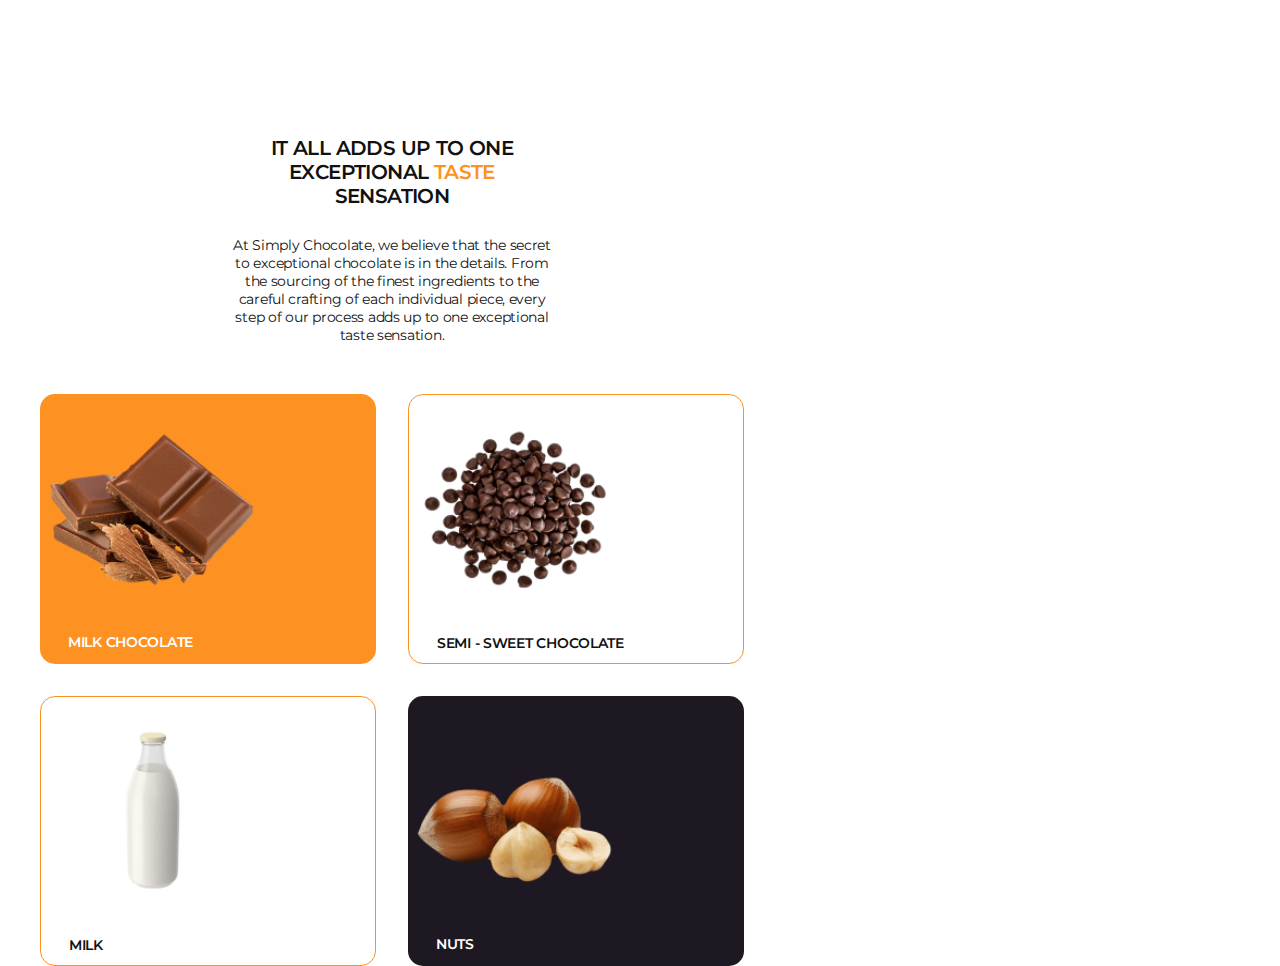
<file: index.html>
<!DOCTYPE html>
<html lang="en">

<head>
    <meta charset="UTF-8">
    <meta http-equiv="X-UA-Compatible" content="IE=edge">
    <meta name="viewport" content="width=device-width, initial-scale=1.0">
    <title>Document</title>
    <link rel="preconnect" href="https://fonts.googleapis.com">
    <link rel="preconnect" href="https://fonts.gstatic.com" crossorigin>
    <link
        href="https://fonts.googleapis.com/css2?family=Montserrat:wght@400;600&family=Raleway:wght@800&family=Roboto:wght@400;500;700;900&display=swap"
        rel="stylesheet">
    <link rel="stylesheet" href="./styles.css">
</head>

<body>
    <section class="unique-components container">
        <h2 class="components-title">IT ALL ADDS UP TO ONE EXCEPTIONAL <span class="highlight">TASTE</span> SENSATION
        </h2>
        <p class="components-description">At Simply Chocolate, we believe that the secret to exceptional chocolate is in
            the
            details.
            From the sourcing of
            the
            finest ingredients to the careful crafting of each individual piece, every step of our process adds up to
            one
            exceptional taste sensation.</p>
        <ul class="components-list">
            <li class="components-list-item-chocolate">
                <a href="" class="components-additional-information">
                    <div class="components-wrapper">
                        <picture>
                            <source srcset="./images/chocolate.png 1x, ./images/chocolate@2x.png 2x"
                                media="(min-width: 1200px)" />

                            <source
                                srcset="./images/chocolate-tablet-mobile.png 1x, ./images/chocolate-tablet-mobile@2x.png 2x"
                                media="(min-width: 768px)" />

                            <source
                                srcset="./images/chocolate-tablet-mobile.png 1x, ./images/chocolate-tablet-mobile@2x.png 2x"
                                media="(min-width: 320px)" />
                            <img src="./images/chocolate-tablet-mobile.png" alt="milk chocolate" loading="lazy" />
                        </picture>
                        <h3 class="components-list-title-chocolate">MILK CHOCOLATE</h3>

                        <span class="components-wrapper-overlay">
                            <span class="overlay-container">
                                <h3 class="overlay-title">MILK CHOCOLATE</h3>
                                <span class="buttons">
                                    <button class="component-button-chocolate">chocolate</button>
                                    <button class="benefit-button">the benefits</button>
                                </span>
                                <p class="component-description">Milk chocolate is a solid chocolate confectionery
                                    containing
                                    cocoa,
                                    sugar and milk. It is the
                                    most
                                    consumed type of
                                    chocolate. Chocolate was originally sold and consumed as a beverage in pre-Columbian
                                    times.
                                    Although
                                    four-fifths of all
                                    milk chocolate is sold in the United States and Europe.</p>
                            </span>
                        </span>
                    </div>
                </a>

            </li>
            <li class="components-list-item-milk">
                <a href="" class="components-additional-information">
                    <div class="components-wrapper">
                        <picture>
                            <source srcset="./images/milk.png 1x, ./images/milk@2x.png 2x"
                                media="(min-width: 1200px)" />

                            <source srcset="./images/milk-tablet-mobile.png 1x, ./images/milk-tablet-mobile@2x.png 2x"
                                media="(min-width: 768px)" />

                            <source srcset="./images/milk-tablet-mobile.png 1x, ./images/milk-tablet-mobile@2x.png 2x"
                                media="(min-width: 320px)" />
                            <img src="./images/milk-tablet-mobile.png" alt="bottle of milk" loading="lazy" />
                        </picture>
                        <h3 class="components-list-title-milk">MILK</h3>

                        <span class="components-wrapper-overlay">
                            <span class="overlay-container">
                                <h3 class="overlay-title">MILK</h3>
                                <span class="buttons">
                                    <button class="component-button-milk">milk</button>
                                    <button class="benefit-button">the benefits</button>
                                </span>
                                <p class="component-description">
                                    Milk is a white liquid food produced by the mammary glands of
                                    mammals. It is the primary source
                                    of
                                    nutrition for young
                                    mammals (including breastfed human infants) before they are able to digest solid
                                    food.Early-lactation milk, which is
                                    called colostrum, contains...</p>
                            </span>
                        </span>
                    </div>
                </a>
            </li>
            <li class="components-list-item-nuts">
                <a href="" class="components-additional-information">
                    <div class="components-wrapper">
                        <picture>
                            <source srcset="./images/nuts.png 1x, ./images/nuts@2x.png 2x"
                                media="(min-width: 1200px)" />

                            <source srcset="./images/nuts-tablet-mobile.png 1x, ./images/nuts-tablet-mobile@2x.png 2x"
                                media="(min-width: 768px)" />

                            <source srcset="./images/nuts-tablet-mobile.png 1x, ./images/nuts-tablet-mobile@2x.png 2x"
                                media="(min-width: 320px)" />
                            <img src="./images/nuts-tablet-mobile.png" alt="nuts" loading="lazy" />
                        </picture>
                        <h3 class="components-list-title-nuts">NUTS</h3>

                        <span class="components-wrapper-overlay">
                            <span class="overlay-container">
                                <h3 class="overlay-title">NUTS</h3>
                                <span class="buttons">
                                    <button class="component-button-nuts">nuts</button>
                                    <button class="benefit-button">the benefits</button>
                                </span>
                                <p class="component-description">Almonds, pistachios, and walnuts are some types of nuts
                                    that
                                    contain healthy nutrients. When
                                    eaten as
                                    part of a
                                    nutrient-dense diet, these 9 nuts may offer benefits such as reducing your risk of
                                    heart
                                    disease.
                                    They’re a good source
                                    of fiber, healthy fats, and plant protein. Plus, they’re...</p>
                            </span>
                        </span>
                    </div>
                </a>
            </li>
            <li class="components-list-item-semi-sweet">
                <a href="" class="components-additional-information">
                    <div class="components-wrapper">
                        <picture>
                            <source srcset="./images/coffee.png 1x, ./images/coffee@2x.png 2x"
                                media="(min-width: 1200px)" />

                            <source
                                srcset="./images/coffee-tablet-mobile.png 1x, ./images/coffee-tablet-mobile@2x.png 2x"
                                media="(min-width: 768px)" />

                            <source
                                srcset="./images/coffee-tablet-mobile.png 1x, ./images/coffee-tablet-mobile@2x.png 2x"
                                media="(min-width: 320px)" />
                            <img src="./images/coffee-tablet-mobile.png" alt="coffee beans" loading="lazy" />
                        </picture>
                        <h3 class="components-list-title-semi-sweet">SEMI - SWEET CHOCOLATE</h3>

                        <span class="components-wrapper-overlay">
                            <span class="overlay-container">
                                <h3 class="overlay-title semi">SEMI - SWEET CHOCOLATE</h3>
                                <span class="buttons">
                                    <button class="component-button-semi-sweet">sweet chocolate</button>
                                    <button class="benefit-button">the benefits</button>
                                </span>
                                <p class="component-description">Semi-sweet chocolate has a cocoa solid content of 35 to
                                    65%.
                                    One of
                                    the best ways to gain an
                                    understanding of this type
                                    of chocolate is to compare it to a different type of chocolate. Semisweet is darker
                                    than milk...
                                </p>
                            </span>
                        </span>
                    </div>
                </a>
            </li>
        </ul>


    </section>
</body>

</html>
</file>
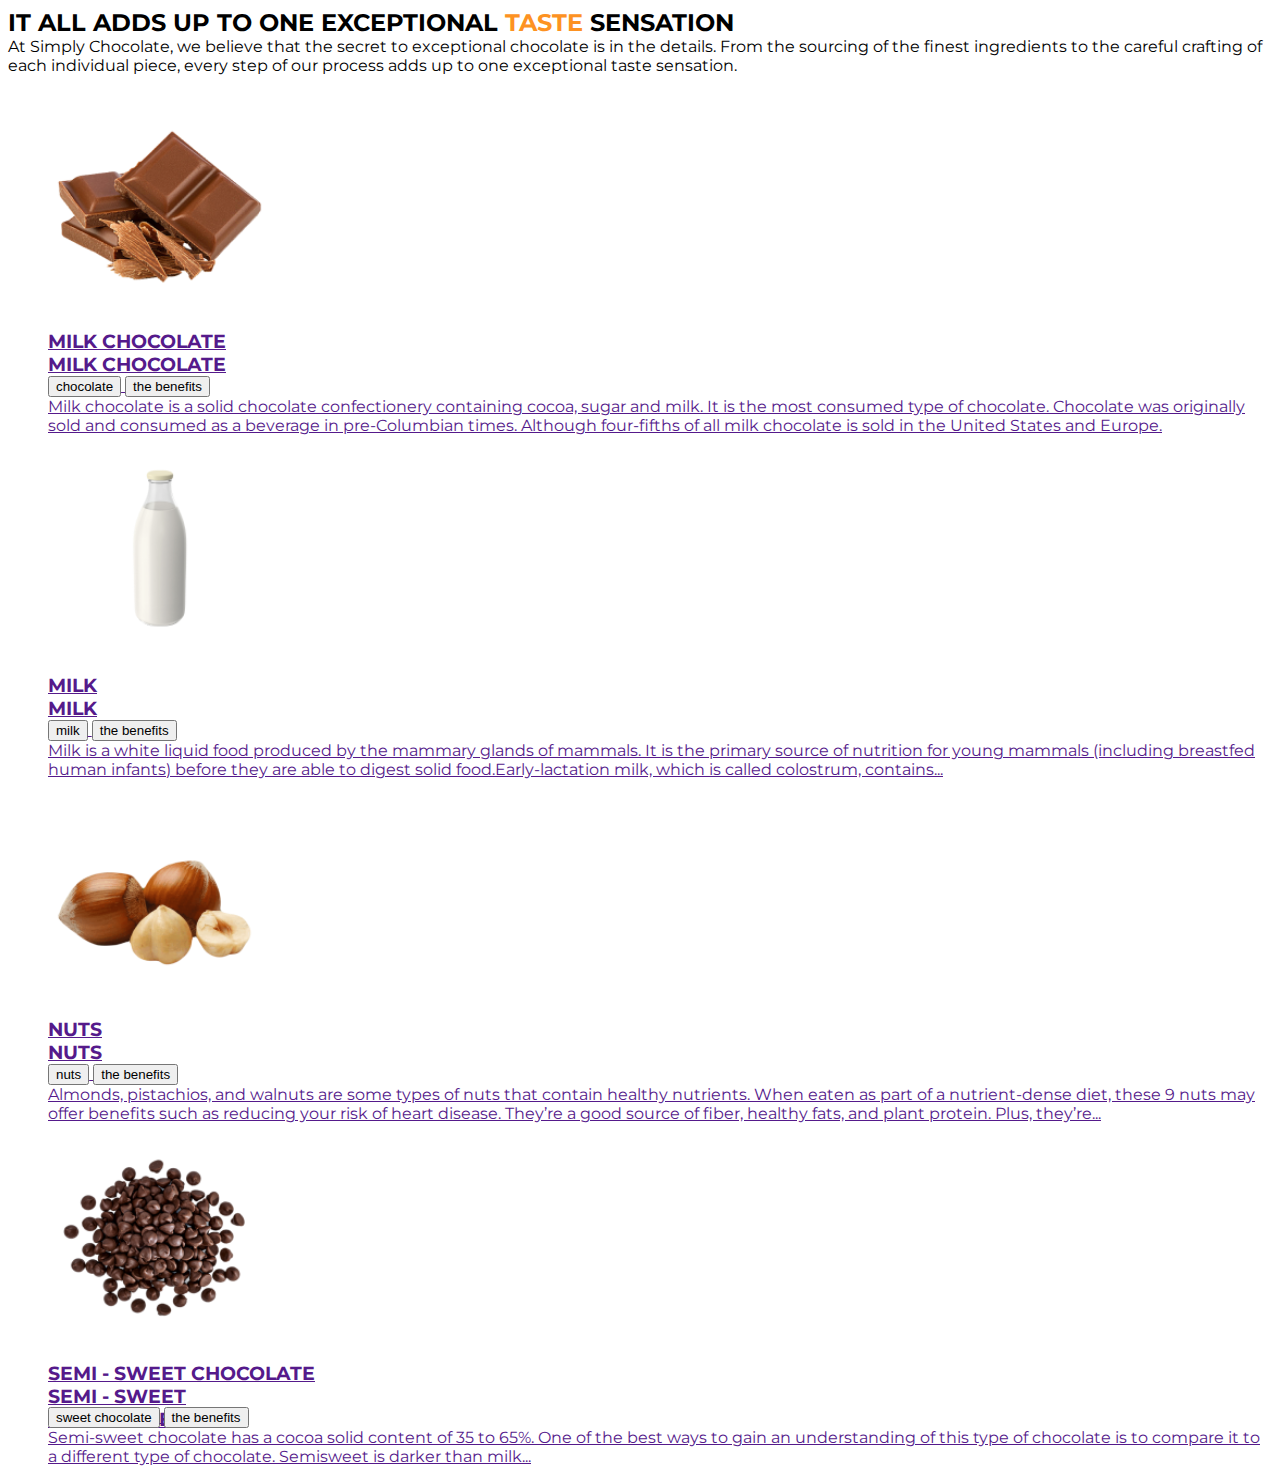
<file: Unique components.html>
<!DOCTYPE html>
<html lang="en">

<head>
    <meta charset="UTF-8">
    <meta http-equiv="X-UA-Compatible" content="IE=edge">
    <meta name="viewport" content="width=device-width, initial-scale=1.0">
    <title>Document</title>
    <link rel="preconnect" href="https://fonts.googleapis.com">
    <link rel="preconnect" href="https://fonts.gstatic.com" crossorigin>
    <link
        href="https://fonts.googleapis.com/css2?family=Montserrat:wght@400;600&family=Raleway:wght@800&family=Roboto:wght@400;500;700;900&display=swap"
        rel="stylesheet">
    <link rel="stylesheet" href="./styles.css">
</head>

<body>
    <section class="unique-components unique-container">
        <h2 class="unique-components-title">IT ALL ADDS UP TO ONE EXCEPTIONAL <span class="highlight">TASTE</span>
            SENSATION
        </h2>
        <p class="unique-components-description">At Simply Chocolate, we believe that the secret to exceptional
            chocolate is in
            the
            details.
            From the sourcing of
            the
            finest ingredients to the careful crafting of each individual piece, every step of our process adds up to
            one
            exceptional taste sensation.</p>
        <ul class="unique-components-list">
            <li class="unique-components-list-item-chocolate">
                <a href="" class="unique-components-additional-information">
                    <div class="unique-components-wrapper">
                        <picture>
                            <source srcset="./images/chocolate.png 1x, ./images/chocolate@2x.png 2x"
                                media="(min-width: 1200px)" />

                            <source
                                srcset="./images/chocolate-tablet-mobile.png 1x, ./images/chocolate-tablet-mobile@2x.png 2x"
                                media="(min-width: 768px)" />

                            <source
                                srcset="./images/chocolate-tablet-mobile.png 1x, ./images/chocolate-tablet-mobile@2x.png 2x"
                                media="(min-width: 320px)" />
                            <img src="./images/chocolate-tablet-mobile.png" alt="milk chocolate" loading="lazy" />
                        </picture>
                        <h3 class="unique-components-list-title-chocolate">MILK CHOCOLATE</h3>

                        <span class="unique-components-wrapper-overlay">
                            <span class="unique-overlay-container">
                                <h3 class="unique-overlay-title">MILK CHOCOLATE</h3>
                                <span class="unique-buttons">
                                    <button class="unique-component-button-chocolate">chocolate</button>
                                    <button class="unique-benefit-button">the benefits</button>
                                </span>
                                <p class="unique-component-description">Milk chocolate is a solid chocolate
                                    confectionery
                                    containing
                                    cocoa,
                                    sugar and milk. It is the
                                    most
                                    consumed type of
                                    chocolate. Chocolate was originally sold and consumed as a beverage in pre-Columbian
                                    times.
                                    Although
                                    four-fifths of all
                                    milk chocolate is sold in the United States and Europe.</p>
                            </span>
                        </span>
                    </div>
                </a>

            </li>
            <li class="unique-components-list-item-milk">
                <a href="" class="unique-components-additional-information">
                    <div class="unique-components-wrapper">
                        <picture>
                            <source srcset="./images/milk.png 1x, ./images/milk@2x.png 2x"
                                media="(min-width: 1200px)" />

                            <source srcset="./images/milk-tablet-mobile.png 1x, ./images/milk-tablet-mobile@2x.png 2x"
                                media="(min-width: 768px)" />

                            <source srcset="./images/milk-tablet-mobile.png 1x, ./images/milk-tablet-mobile@2x.png 2x"
                                media="(min-width: 320px)" />
                            <img src="./images/milk-tablet-mobile.png" alt="bottle of milk" loading="lazy" />
                        </picture>
                        <h3 class="unique-components-list-title-milk">MILK</h3>

                        <span class="unique-components-wrapper-overlay">
                            <span class="unique-overlay-container">
                                <h3 class="unique-overlay-title">MILK</h3>
                                <span class="unique-buttons">
                                    <button class="unique-component-button-milk">milk</button>
                                    <button class="unique-benefit-button">the benefits</button>
                                </span>
                                <p class="unique-component-description">
                                    Milk is a white liquid food produced by the mammary glands of
                                    mammals. It is the primary source
                                    of
                                    nutrition for young
                                    mammals (including breastfed human infants) before they are able to digest solid
                                    food.Early-lactation milk, which is
                                    called colostrum, contains...</p>
                            </span>
                        </span>
                    </div>
                </a>
            </li>
            <li class="unique-components-list-item-nuts">
                <a href="" class="unique-components-additional-information">
                    <div class="unique-components-wrapper">
                        <picture>
                            <source srcset="./images/nuts.png 1x, ./images/nuts@2x.png 2x"
                                media="(min-width: 1200px)" />

                            <source srcset="./images/nuts-tablet-mobile.png 1x, ./images/nuts-tablet-mobile@2x.png 2x"
                                media="(min-width: 768px)" />

                            <source srcset="./images/nuts-tablet-mobile.png 1x, ./images/nuts-tablet-mobile@2x.png 2x"
                                media="(min-width: 320px)" />
                            <img src="./images/nuts-tablet-mobile.png" alt="nuts" loading="lazy" />
                        </picture>
                        <h3 class="unique-components-list-title-nuts">NUTS</h3>

                        <span class="unique-components-wrapper-overlay">
                            <span class="unique-overlay-container">
                                <h3 class="unique-overlay-title">NUTS</h3>
                                <span class="unique-buttons">
                                    <button class="unique-component-button-nuts">nuts</button>
                                    <button class="unique-benefit-button">the benefits</button>
                                </span>
                                <p class="unique-component-description">Almonds, pistachios, and walnuts are some types
                                    of nuts
                                    that
                                    contain healthy nutrients. When
                                    eaten as
                                    part of a
                                    nutrient-dense diet, these 9 nuts may offer benefits such as reducing your risk of
                                    heart
                                    disease.
                                    They’re a good source
                                    of fiber, healthy fats, and plant protein. Plus, they’re...</p>
                            </span>
                        </span>
                    </div>
                </a>
            </li>
            <li class="unique-components-list-item-semi-sweet">
                <a href="" class="unique-components-additional-information">
                    <div class="unique-components-wrapper">
                        <picture>
                            <source srcset="./images/coffee.png 1x, ./images/coffee@2x.png 2x"
                                media="(min-width: 1200px)" />

                            <source
                                srcset="./images/coffee-tablet-mobile.png 1x, ./images/coffee-tablet-mobile@2x.png 2x"
                                media="(min-width: 768px)" />

                            <source
                                srcset="./images/coffee-tablet-mobile.png 1x, ./images/coffee-tablet-mobile@2x.png 2x"
                                media="(min-width: 320px)" />
                            <img src="./images/coffee-tablet-mobile.png" alt="coffee beans" loading="lazy" />
                        </picture>
                        <h3 class="unique-components-list-title-semi-sweet">SEMI - SWEET CHOCOLATE</h3>

                        <span class="unique-components-wrapper-overlay">
                            <span class="unique-overlay-container">
                                <h3 class="unique-overlay-title semi">SEMI - SWEET CHOCOLATE</h3>
                                <span class="unique-buttons">
                                    <button class="unique-component-button-semi-sweet">sweet chocolate</button>
                                    <button class="unique-benefit-button">the benefits</button>
                                </span>
                                <p class="unique-component-description">Semi-sweet chocolate has a cocoa solid content
                                    of 35 to
                                    65%.
                                    One of
                                    the best ways to gain an
                                    understanding of this type
                                    of chocolate is to compare it to a different type of chocolate. Semisweet is darker
                                    than milk...
                                </p>
                            </span>
                        </span>
                    </div>
                </a>
            </li>
        </ul>


    </section>
</body>

</html>
</file>
<file: styles.css>
.container {
    width: 1136px;
    height: 476px;
    margin-left: auto;
    margin-right: auto;
    padding-left: 32px;
    padding-right: 32px;

    @media screen and (min-width: 320px) {

        max-width: 375px;

        position: absolute;
        width: 335px;
        height: 1376px;

    }


    @media screen and (min-width: 768px) {

        max-width: 768px;
        position: absolute;
        width: 704px;
        height: 778px;

    }
}









img {
    background-color: transparent;

    margin-top: 28px;
    margin-right: 36px;
    margin-bottom: 36px;
    margin-left: 28px;

    @media screen and (min-width: 320px) {

        width: 224px;
        height: 171px;
        margin-right: auto;
        margin-left: auto;
        position: center;


    }

    @media screen and (min-width: 768px) {
        width: 224px;
        height: 171px;
        margin-right: auto;
        margin-left: auto;
        position: center;
    }


}

picture {}

h1,
h2,
h3,
h4,
h5,
h6,
p {
    margin-top: 0;
    margin-bottom: 0;
    text-decoration: none;
}

li {
    list-style-type: none;
}

body {

    font-family: 'Montserrat', sans-serif;
}



.overlay-container {
    display: flex;
    flex-direction: column;
    align-items: flex-start;
    padding: 0px;


    position: absolute;
    width: 100%;
    height: 100%;
    left: 20px;
    top: 20px;

    @media screen and (min-width: 320px) {
        position: absolute;
        width: 279px;
        height: 214px;
    }

    @media screen and (min-width: 768px) {
        position: absolute;
        width: 280px;
        height: 214px;
    }


}

.buttons {
    display: flex;
    gap: 6px;
    margin-bottom: 14px;


}

.unique-components {}

.components-title {
    margin-top: 128px;
    margin-right: 362px;
    margin-left: 362px;
    margin-bottom: 28px;
    text-align: center;

    width: 411px;
    height: 56px;

    font-family: 'Montserrat';
    font-style: normal;
    font-weight: 600;
    font-size: 24px;
    line-height: 28px;
    letter-spacing: -0.03em;
    text-transform: uppercase;
    color: #111111;

    @media screen and (min-width: 320px) {
        width: 283px;
        height: 72px;
        font-size: 20px;
        line-height: 24px;

        margin-right: auto;
        margin-left: auto;
        margin-bottom: 24px;

        text-align: center;
        letter-spacing: -0.03em;
        text-transform: uppercase;
    }

    @media screen and (min-width: 768px) {
        margin-right: auto;
        margin-left: auto;
        margin-bottom: 28px;

        text-align: center;
    }


}

.highlight {
    color: #FD9222;
}

.components-description {
    width: 486px;
    height: 72px;

    margin-left: 325px;
    margin-right: 325px;
    margin-top: 0;
    margin-bottom: 50px;

    font-family: 'Montserrat';
    font-style: normal;
    font-weight: 400;
    font-size: 14px;
    line-height: 18px;


    text-align: center;
    letter-spacing: -0.02em;

    color: #111111;

    transition: transform 250ms cubic-bezier(0.4, 0, 0.2, 1);

    @media screen and (min-width: 320px) {
        width: 335px;
        height: 108px;
        font-size: 14px;
        line-height: 18px;
        text-align: center;
        letter-spacing: -0.02em;

        margin-right: auto;
        margin-left: auto;
        margin-bottom: 32px;
    }

    @media screen and (min-width: 768px) {
        margin-right: auto;
        margin-bottom: 50px;
        margin-left: auto;

        text-align: center;
    }

}

.components-list {
    display: flex;
    flex-direction: row;
    align-items: flex-start;
    padding: 0px;
    margin: 0;
    gap: 19px;

    width: 1136px;
    height: 270px;

    @media screen and (min-width: 320px) {
        display: flex;
        flex-direction: column;
        align-items: flex-start;
        padding: 0px;
        gap: 20px;

        width: 335px;
        height: 1140px;
    }


    @media screen and (min-width: 768px) {
        display: flex;
        flex-direction: row;
        align-items: flex-start;
        flex-wrap: wrap;
        padding: 0px;
        gap: 32px;


        width: 704px;
        height: 572px;
    }





}

.components-list-item-chocolate {
    width: 270px;
    height: 270px;

    background: #FD9222;
    border-radius: 15px;


    flex: none;

    flex-grow: 0;

    @media screen and (min-width: 320px) {
        width: 335px;
        height: 270px;
    }


    @media screen and (min-width: 768px) {
        box-sizing: border-box;

        width: 336px;
        height: 270px;

        order: 0;
    }
}

.components-list-item-milk {
    box-sizing: border-box;

    width: 270px;
    height: 270px;

    background: #FFFFFF;
    border: 1px solid #FD9222;
    border-radius: 15px;



    flex: none;

    flex-grow: 0;


    @media screen and (min-width: 320px) {
        width: 335px;
        height: 270px;
    }


    @media screen and (min-width: 768px) {
        box-sizing: border-box;

        width: 336px;
        height: 270px;
        order: 2;
    }
}

.components-list-item-nuts {
    width: 270px;
    height: 270px;

    background: #1E1823;
    border-radius: 15px;



    flex: none;

    flex-grow: 0;


    @media screen and (min-width: 320px) {
        width: 335px;
        height: 270px;
    }


    @media screen and (min-width: 768px) {
        box-sizing: border-box;

        width: 336px;
        height: 270px;

        order: 3;
    }
}

.components-list-item-semi-sweet {

    box-sizing: border-box;

    width: 270px;
    height: 270px;

    background: #FFFFFF;
    border: 1px solid #FD9222;
    border-radius: 15px;



    flex: none;

    flex-grow: 0;


    @media screen and (min-width: 320px) {
        width: 335px;
        height: 270px;
    }


    @media screen and (min-width: 768px) {
        box-sizing: border-box;

        width: 336px;
        height: 270px;

        order: 1;
    }
}

.components-wrapper {
    position: relative;
    z-index: 1;

}



.components-list-item-img {
    background-color: transparent;
}

.components-additional-information {
    position: relative;
    overflow: hidden;

}

.components-wrapper-overlay {

    display: none;
    background-color: white;
    width: 270px;
    height: 270px;
    margin: 0;
    z-index: 1;

    @media screen and (min-width: 320px) {
        width: 335px;
        height: 270px;
    }

    @media screen and (min-width: 768px) {
        width: 336px;
        height: 270px;
    }



}

.components-additional-information:hover .components-wrapper-overlay,
.components-additional-information:focus .components-wrapper-overlay {
    display: block;
}




.components-additional-information:hover .components-wrapper-overlay {
    transform: translateY(-100%);
}

.components-additional-information:focus .components-wrapper-overlay {
    transform: translateY(-100%);
}



.overlay-title {
    width: 163px;
    height: 22px;

    margin-left: 0px;
    margin-top: 0px;
    margin-right: auto;
    margin-bottom: 8px;

    font-family: 'Montserrat';
    font-style: normal;
    font-weight: 600;
    font-size: 18px;
    line-height: 22px;

    text-decoration: none;

    letter-spacing: -0.03em;
    text-transform: uppercase;

    color: #111111;


}

.semi {
    width: 214px;
    height: 44px;

    @media screen and (min-width: 320px) {
        width: 241px;
        height: 22px;
    }

    @media screen and (min-width: 768px) {
        width: 241px;
        height: 22px;
    }


}

.component-button-chocolate {
    text-decoration: none;

    display: flex;
    flex-direction: row;
    justify-content: center;
    align-items: center;
    padding: 6px 16px;
    gap: 6;

    width: 81px;
    height: 24px;

    background: #FD9222;
    border-radius: 35px;
    border-color: transparent;

    font-family: 'Montserrat';
    font-style: normal;
    font-weight: 400;
    font-size: 10px;
    line-height: 12px;
    align-items: center;
    color: #FFFFFF;

}

.component-button-milk {
    display: flex;
    flex-direction: row;
    justify-content: center;
    align-items: center;
    gap: 6;

    width: 54px;
    height: 24px;

    background: #FD9222;
    border-radius: 35px;
    border-color: transparent;

    font-family: 'Montserrat';
    font-style: normal;
    font-weight: 400;
    font-size: 10px;
    line-height: 12px;
    align-items: center;
    color: #FFFFFF;

    margin-top: 0;
    margin-left: 20;
}

.component-button-nuts {
    display: flex;
    flex-direction: row;
    justify-content: center;
    align-items: center;
    gap: 6;

    width: 55px;
    height: 24px;

    background: #FD9222;
    border-radius: 35px;
    border-color: transparent;

    font-family: 'Montserrat';
    font-style: normal;
    font-weight: 400;
    font-size: 10px;
    line-height: 12px;
    align-items: center;
    color: #FFFFFF;
}

.component-button-semi-sweet {

    flex-direction: row;
    justify-content: center;
    align-items: center;
    gap: 6;

    width: 114px;
    height: 24px;

    background: #FD9222;
    border-radius: 35px;
    border-color: transparent;

    font-family: 'Montserrat';
    font-style: normal;
    font-weight: 400;
    font-size: 10px;
    line-height: 12px;
    display: flex;
    align-items: center;


    color: #FFFFFF;
}

.benefit-button {
    text-decoration: none;
    box-sizing: border-box;

    display: flex;
    flex-direction: row;
    justify-content: center;
    align-items: center;



    width: 93px;
    height: 24px;



    background: #FAFAFA;


    border: 1px solid #FD9222;
    border-radius: 35px;



    font-family: 'Montserrat';
    font-style: normal;
    font-weight: 400;
    font-size: 10px;
    line-height: 12px;
    /* identical to box height, or 120% */

    display: flex;
    align-items: center;

    color: #111111;
}

.component-description {
    width: 230px;
    height: 162px;

    font-family: 'Montserrat';
    font-style: normal;
    font-weight: 400;
    font-size: 14px;
    line-height: 18px;
    letter-spacing: -0.02em;

    color: #111111;

    text-decoration: none;
    flex: none;
    flex-grow: 0;

    @media screen and (min-width: 320px) {
        width: 280px;
        height: 146px;
    }

    @media screen and (min-width: 768px) {
        width: 280px;
        height: 146px;
    }
}

.components-list-title-chocolate {
    position: absolute;

    height: 18px;

    margin-right: 114px;
    margin-bottom: 28px;
    margin-left: 28px;
    margin-top: 0;


    font-family: 'Montserrat';
    font-style: normal;
    font-weight: 600;
    font-size: 14px;
    line-height: 18px;


    letter-spacing: -0.02em;
    text-transform: uppercase;

    color: #FFFFFF;
}

.components-list-title-milk {
    position: absolute;

    height: 18px;

    margin-right: 206px;
    margin-bottom: 28px;
    margin-left: 28px;
    margin-top: 0;

    font-family: 'Montserrat';
    font-style: normal;
    font-weight: 600;
    font-size: 14px;
    line-height: 18px;


    letter-spacing: -0.02em;
    text-transform: uppercase;

    color: #111111;
}

.components-list-title-nuts {
    position: absolute;

    height: 18px;

    margin-right: 208px;
    margin-bottom: 28px;
    margin-left: 28px;
    margin-top: 0;

    font-family: 'Montserrat';
    font-style: normal;
    font-weight: 600;
    font-size: 14px;
    line-height: 18px;


    letter-spacing: -0.02em;
    text-transform: uppercase;

    color: #FFFFFF;
}

.components-list-title-semi-sweet {
    position: absolute;

    width: 191px;
    height: 18px;

    margin-right: 51px;
    margin-bottom: 28px;
    margin-left: 28px;
    margin-top: 0;

    font-family: 'Montserrat';
    font-style: normal;
    font-weight: 600;
    font-size: 14px;
    line-height: 18px;


    letter-spacing: -0.02em;
    text-transform: uppercase;

    color: #111111;
}
</file>
